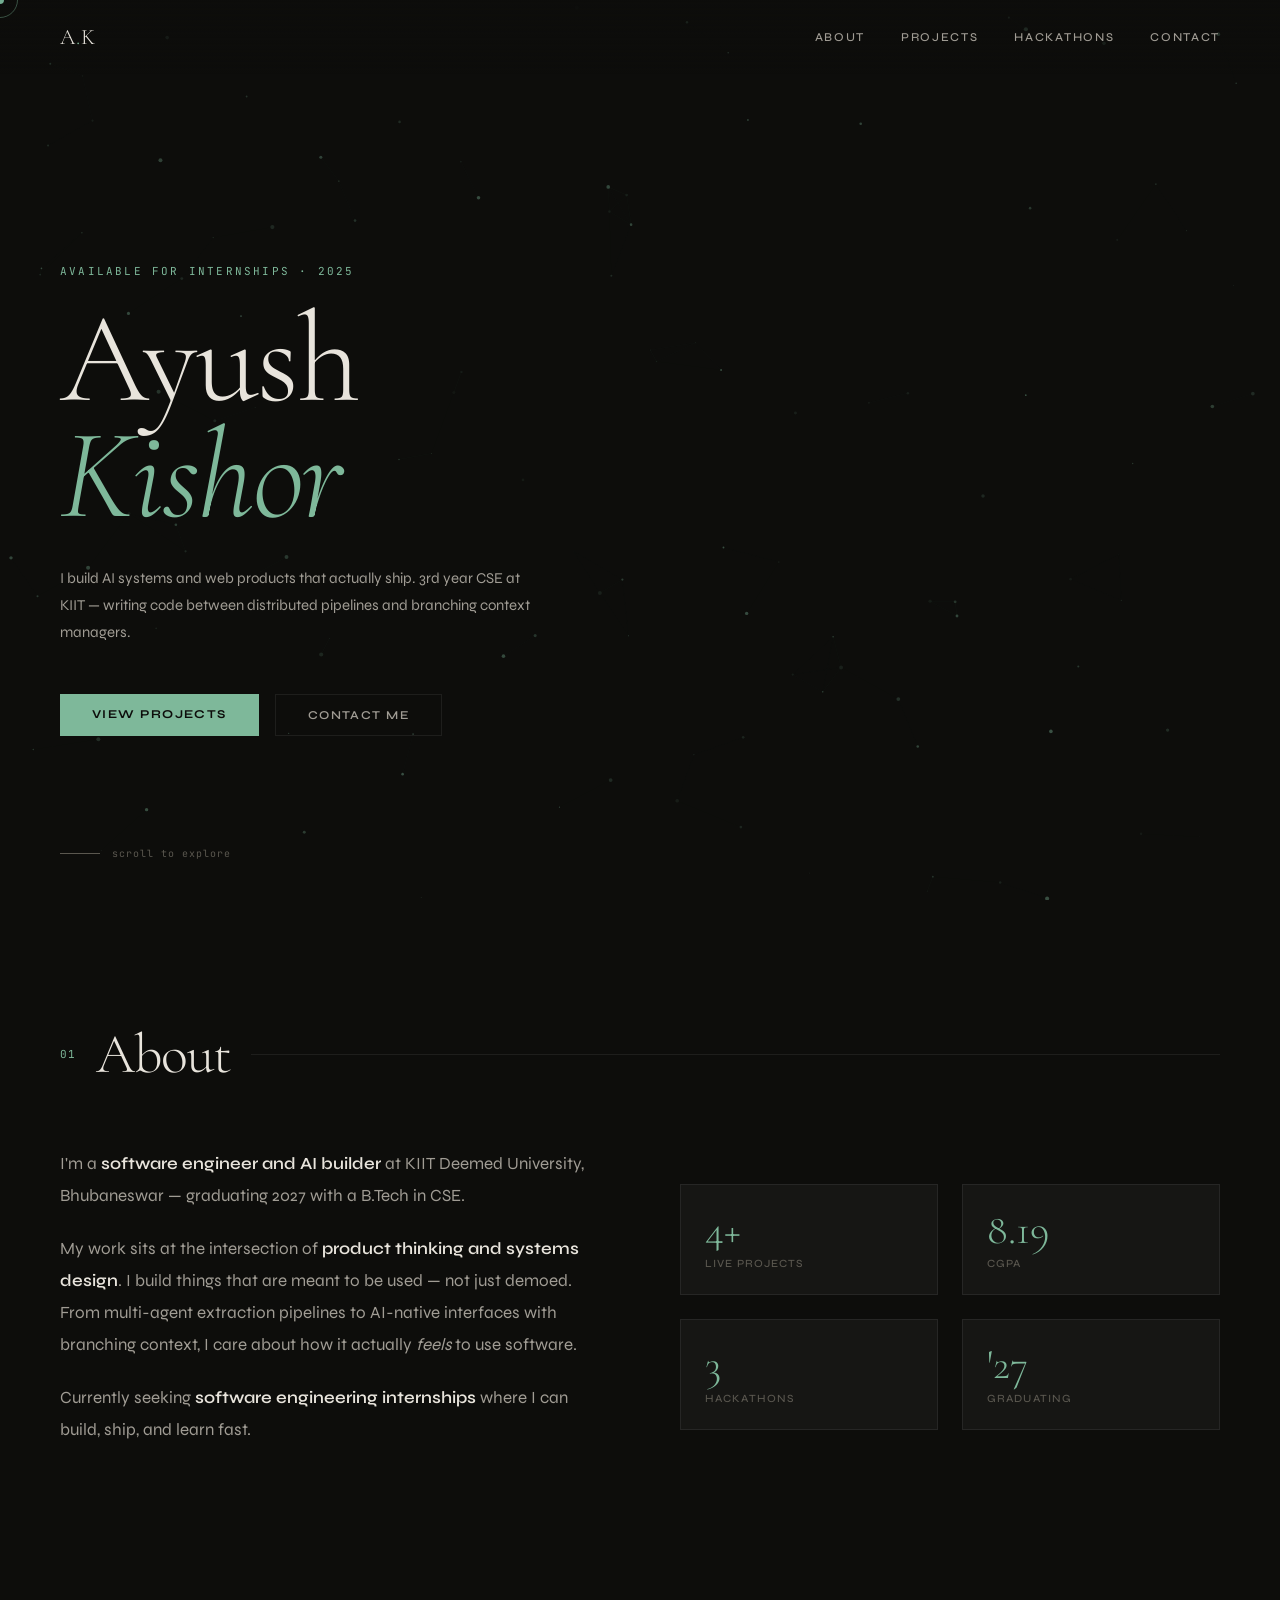
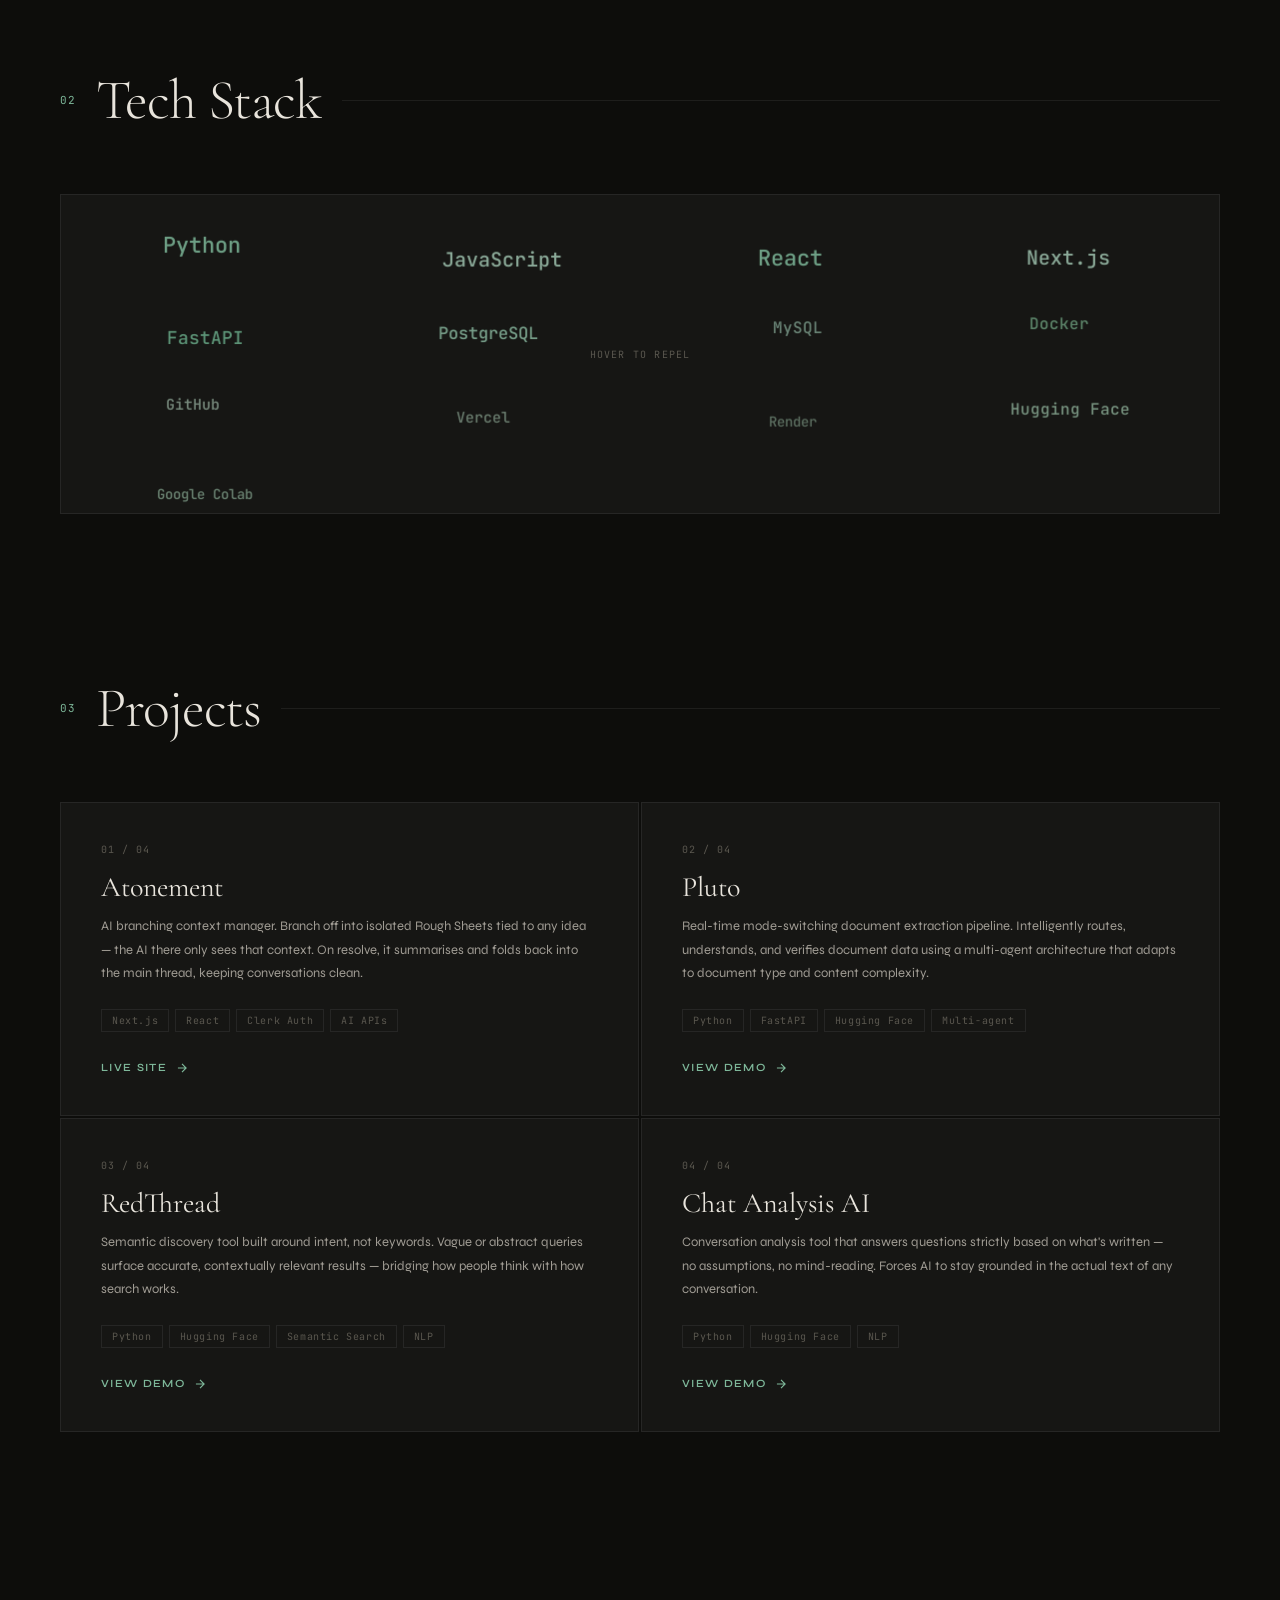
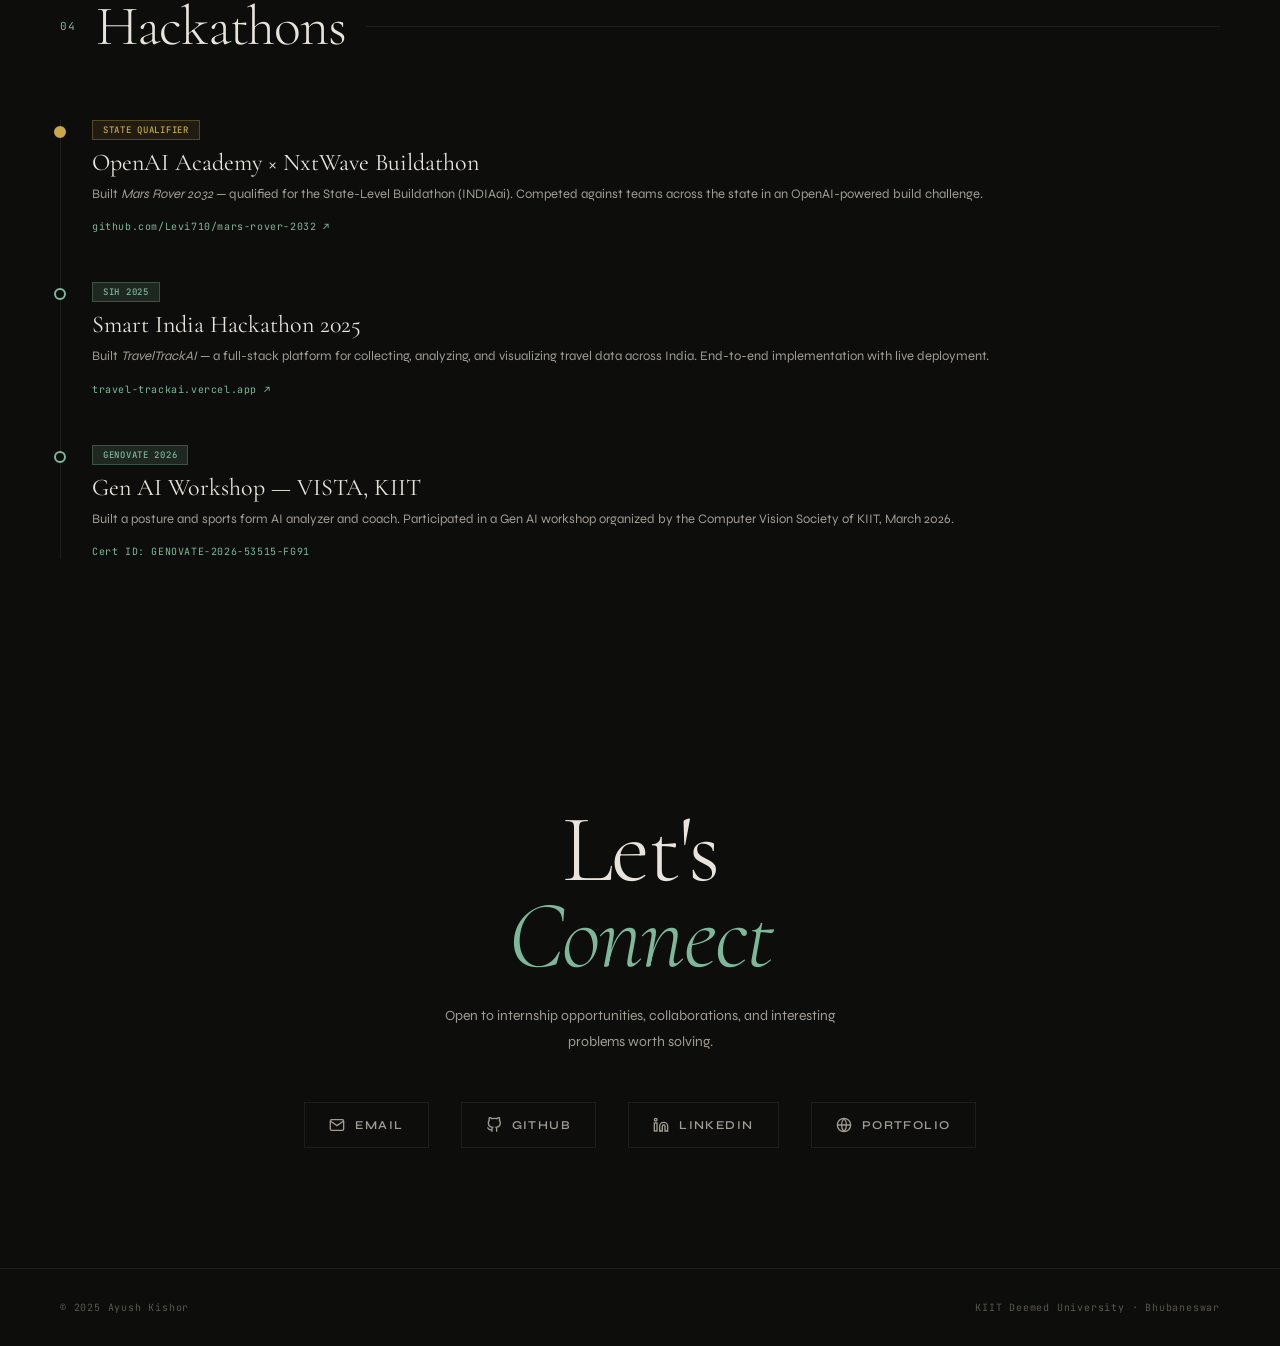
<file: index.html>
<!DOCTYPE html>
<html lang="en">
<head>
<meta charset="UTF-8"/>
<meta name="viewport" content="width=device-width, initial-scale=1.0"/>
<title>Ayush Kishor</title>
<link href="https://fonts.googleapis.com/css2?family=Cormorant+Garamond:ital,wght@0,300;0,400;0,600;1,300;1,400&family=Syne:wght@400;500;600;700;800&family=JetBrains+Mono:wght@300;400;500&display=swap" rel="stylesheet"/>
<link rel="stylesheet" href="style.css" />
</head>
<body>

<div id="cursor"></div>
<div id="cursor-ring"></div>
<canvas id="antigravity-canvas"></canvas>

<!-- NAV -->
<nav>
  <div class="nav-logo">A<span>.</span>K</div>
  <div class="nav-links">
    <a href="#about">About</a>
    <a href="#projects">Projects</a>
    <a href="#hackathons">Hackathons</a>
    <a href="#contact">Contact</a>
  </div>
</nav>

<!-- HERO -->
<section id="hero">
  <div class="hero-eyebrow">Available for internships · 2025</div>
  <h1 class="hero-name">Ayush<br><em>Kishor</em></h1>
  <p class="hero-sub">I build AI systems and web products that actually ship. 3rd year CSE at KIIT — writing code between distributed pipelines and branching context managers.</p>
  <div class="hero-ctas">
    <a href="#projects" class="btn-primary">View Projects</a>
    <a href="#contact" class="btn-secondary">Contact Me</a>
  </div>
  <div class="hero-scroll"><div class="scroll-line"></div>scroll to explore</div>
</section>

<!-- ABOUT -->
<section id="about">
  <div class="section-header reveal">
    <span class="section-number">01</span>
    <h2 class="section-title">About</h2>
    <div class="section-line"></div>
  </div>
  <div class="about-grid">
    <div class="about-text reveal">
      <p>I'm a <strong>software engineer and AI builder</strong> at KIIT Deemed University, Bhubaneswar — graduating 2027 with a B.Tech in CSE.</p>
      <p>My work sits at the intersection of <strong>product thinking and systems design</strong>. I build things that are meant to be used — not just demoed. From multi-agent extraction pipelines to AI-native interfaces with branching context, I care about how it actually <em>feels</em> to use software.</p>
      <p>Currently seeking <strong>software engineering internships</strong> where I can build, ship, and learn fast.</p>
    </div>
    <div class="about-stats reveal">
      <div class="stat"><div class="stat-number">4+</div><div class="stat-label">Live Projects</div></div>
      <div class="stat"><div class="stat-number">8.19</div><div class="stat-label">CGPA</div></div>
      <div class="stat"><div class="stat-number">3</div><div class="stat-label">Hackathons</div></div>
      <div class="stat"><div class="stat-number">'27</div><div class="stat-label">Graduating</div></div>
    </div>
  </div>
</section>

<!-- STACK -->
<section id="stack">
  <div class="section-header reveal">
    <span class="section-number">02</span>
    <h2 class="section-title">Tech Stack</h2>
    <div class="section-line"></div>
  </div>
  <div class="stack-container reveal">
    <canvas class="stack-canvas" id="stack-canvas"></canvas>
    <div class="stack-overlay"><span class="stack-hint">hover to repel</span></div>
  </div>
</section>

<!-- PROJECTS -->
<section id="projects">
  <div class="section-header reveal">
    <span class="section-number">03</span>
    <h2 class="section-title">Projects</h2>
    <div class="section-line"></div>
  </div>
  <div class="projects-grid">
    <div class="project-card reveal">
      <div class="project-index">01 / 04</div>
      <div class="project-name">Atonement</div>
      <p class="project-desc">AI branching context manager. Branch off into isolated Rough Sheets tied to any idea — the AI there only sees that context. On resolve, it summarises and folds back into the main thread, keeping conversations clean.</p>
      <div class="project-tags"><span class="tag">Next.js</span><span class="tag">React</span><span class="tag">Clerk Auth</span><span class="tag">AI APIs</span></div>
      <a href="https://atonement.in" target="_blank" class="project-link">Live Site <svg viewBox="0 0 24 24" fill="none" stroke="currentColor" stroke-width="2"><path d="M5 12h14M12 5l7 7-7 7"/></svg></a>
    </div>
    <div class="project-card reveal">
      <div class="project-index">02 / 04</div>
      <div class="project-name">Pluto</div>
      <p class="project-desc">Real-time mode-switching document extraction pipeline. Intelligently routes, understands, and verifies document data using a multi-agent architecture that adapts to document type and content complexity.</p>
      <div class="project-tags"><span class="tag">Python</span><span class="tag">FastAPI</span><span class="tag">Hugging Face</span><span class="tag">Multi-agent</span></div>
      <a href="https://huggingface.co/spaces/ayushKishor/mini-project-3rd_yr" target="_blank" class="project-link">View Demo <svg viewBox="0 0 24 24" fill="none" stroke="currentColor" stroke-width="2"><path d="M5 12h14M12 5l7 7-7 7"/></svg></a>
    </div>
    <div class="project-card reveal">
      <div class="project-index">03 / 04</div>
      <div class="project-name">RedThread</div>
      <p class="project-desc">Semantic discovery tool built around intent, not keywords. Vague or abstract queries surface accurate, contextually relevant results — bridging how people think with how search works.</p>
      <div class="project-tags"><span class="tag">Python</span><span class="tag">Hugging Face</span><span class="tag">Semantic Search</span><span class="tag">NLP</span></div>
      <a href="https://huggingface.co/spaces/ayushKishor/redThread" target="_blank" class="project-link">View Demo <svg viewBox="0 0 24 24" fill="none" stroke="currentColor" stroke-width="2"><path d="M5 12h14M12 5l7 7-7 7"/></svg></a>
    </div>
    <div class="project-card reveal">
      <div class="project-index">04 / 04</div>
      <div class="project-name">Chat Analysis AI</div>
      <p class="project-desc">Conversation analysis tool that answers questions strictly based on what's written — no assumptions, no mind-reading. Forces AI to stay grounded in the actual text of any conversation.</p>
      <div class="project-tags"><span class="tag">Python</span><span class="tag">Hugging Face</span><span class="tag">NLP</span></div>
      <a href="https://huggingface.co/spaces/ayushKishor/chat-analysis-ai" target="_blank" class="project-link">View Demo <svg viewBox="0 0 24 24" fill="none" stroke="currentColor" stroke-width="2"><path d="M5 12h14M12 5l7 7-7 7"/></svg></a>
    </div>
  </div>
</section>

<!-- HACKATHONS -->
<section id="hackathons">
  <div class="section-header reveal">
    <span class="section-number">04</span>
    <h2 class="section-title">Hackathons</h2>
    <div class="section-line"></div>
  </div>
  <div class="hack-timeline">
    <div class="hack-item">
      <div class="hack-dot gold"></div>
      <div class="hack-meta"><span class="hack-badge qualifier">State Qualifier</span></div>
      <div class="hack-name">OpenAI Academy × NxtWave Buildathon</div>
      <p class="hack-desc">Built <em>Mars Rover 2032</em> — qualified for the State-Level Buildathon (INDIAai). Competed against teams across the state in an OpenAI-powered build challenge.</p>
      <a href="https://github.com/Levi710/mars-rover-2032" target="_blank" class="hack-link">github.com/Levi710/mars-rover-2032 ↗</a>
    </div>
    <div class="hack-item">
      <div class="hack-dot"></div>
      <div class="hack-meta"><span class="hack-badge participant">SIH 2025</span></div>
      <div class="hack-name">Smart India Hackathon 2025</div>
      <p class="hack-desc">Built <em>TravelTrackAI</em> — a full-stack platform for collecting, analyzing, and visualizing travel data across India. End-to-end implementation with live deployment.</p>
      <a href="https://travel-trackai.vercel.app/welcome" target="_blank" class="hack-link">travel-trackai.vercel.app ↗</a>
    </div>
    <div class="hack-item">
      <div class="hack-dot"></div>
      <div class="hack-meta"><span class="hack-badge participant">GENOVATE 2026</span></div>
      <div class="hack-name">Gen AI Workshop — VISTA, KIIT</div>
      <p class="hack-desc">Built a posture and sports form AI analyzer and coach. Participated in a Gen AI workshop organized by the Computer Vision Society of KIIT, March 2026.</p>
      <a href="#" class="hack-link">Cert ID: GENOVATE-2026-53515-FG91</a>
    </div>
  </div>
</section>

<!-- CONTACT -->
<section id="contact">
  <h2 class="contact-heading reveal">Let's<br><em>Connect</em></h2>
  <p class="contact-sub reveal">Open to internship opportunities, collaborations, and interesting problems worth solving.</p>
  <div class="contact-links reveal">
    <a href="mailto:ayushkishor111@gmail.com" class="contact-link">
      <svg viewBox="0 0 24 24" fill="none" stroke="currentColor" stroke-width="2"><path d="M4 4h16c1.1 0 2 .9 2 2v12c0 1.1-.9 2-2 2H4c-1.1 0-2-.9-2-2V6c0-1.1.9-2 2-2z"/><polyline points="22,6 12,13 2,6"/></svg>
      Email
    </a>
    <a href="https://github.com/Levi710" target="_blank" class="contact-link">
      <svg viewBox="0 0 24 24" fill="none" stroke="currentColor" stroke-width="2"><path d="M9 19c-5 1.5-5-2.5-7-3m14 6v-3.87a3.37 3.37 0 00-.94-2.61c3.14-.35 6.44-1.54 6.44-7A5.44 5.44 0 0020 4.77 5.07 5.07 0 0019.91 1S18.73.65 16 2.48a13.38 13.38 0 00-7 0C6.27.65 5.09 1 5.09 1A5.07 5.07 0 005 4.77a5.44 5.44 0 00-1.5 3.78c0 5.42 3.3 6.61 6.44 7A3.37 3.37 0 009 18.13V22"/></svg>
      GitHub
    </a>
    <a href="https://www.linkedin.com/in/ayush-kishor-b3b5312a6/" target="_blank" class="contact-link">
      <svg viewBox="0 0 24 24" fill="none" stroke="currentColor" stroke-width="2"><path d="M16 8a6 6 0 016 6v7h-4v-7a2 2 0 00-2-2 2 2 0 00-2 2v7h-4v-7a6 6 0 016-6z"/><rect x="2" y="9" width="4" height="12"/><circle cx="4" cy="4" r="2"/></svg>
      LinkedIn
    </a>
    <a href="https://atonement.in" target="_blank" class="contact-link">
      <svg viewBox="0 0 24 24" fill="none" stroke="currentColor" stroke-width="2"><circle cx="12" cy="12" r="10"/><path d="M2 12h20M12 2a15.3 15.3 0 010 20M12 2a15.3 15.3 0 000 20"/></svg>
      Portfolio
    </a>
  </div>
</section>

<footer>
  <p>© 2025 Ayush Kishor</p>
  <p>KIIT Deemed University · Bhubaneswar</p>
</footer>

<script src="script.js"></script>
</body>
</html>
</file>
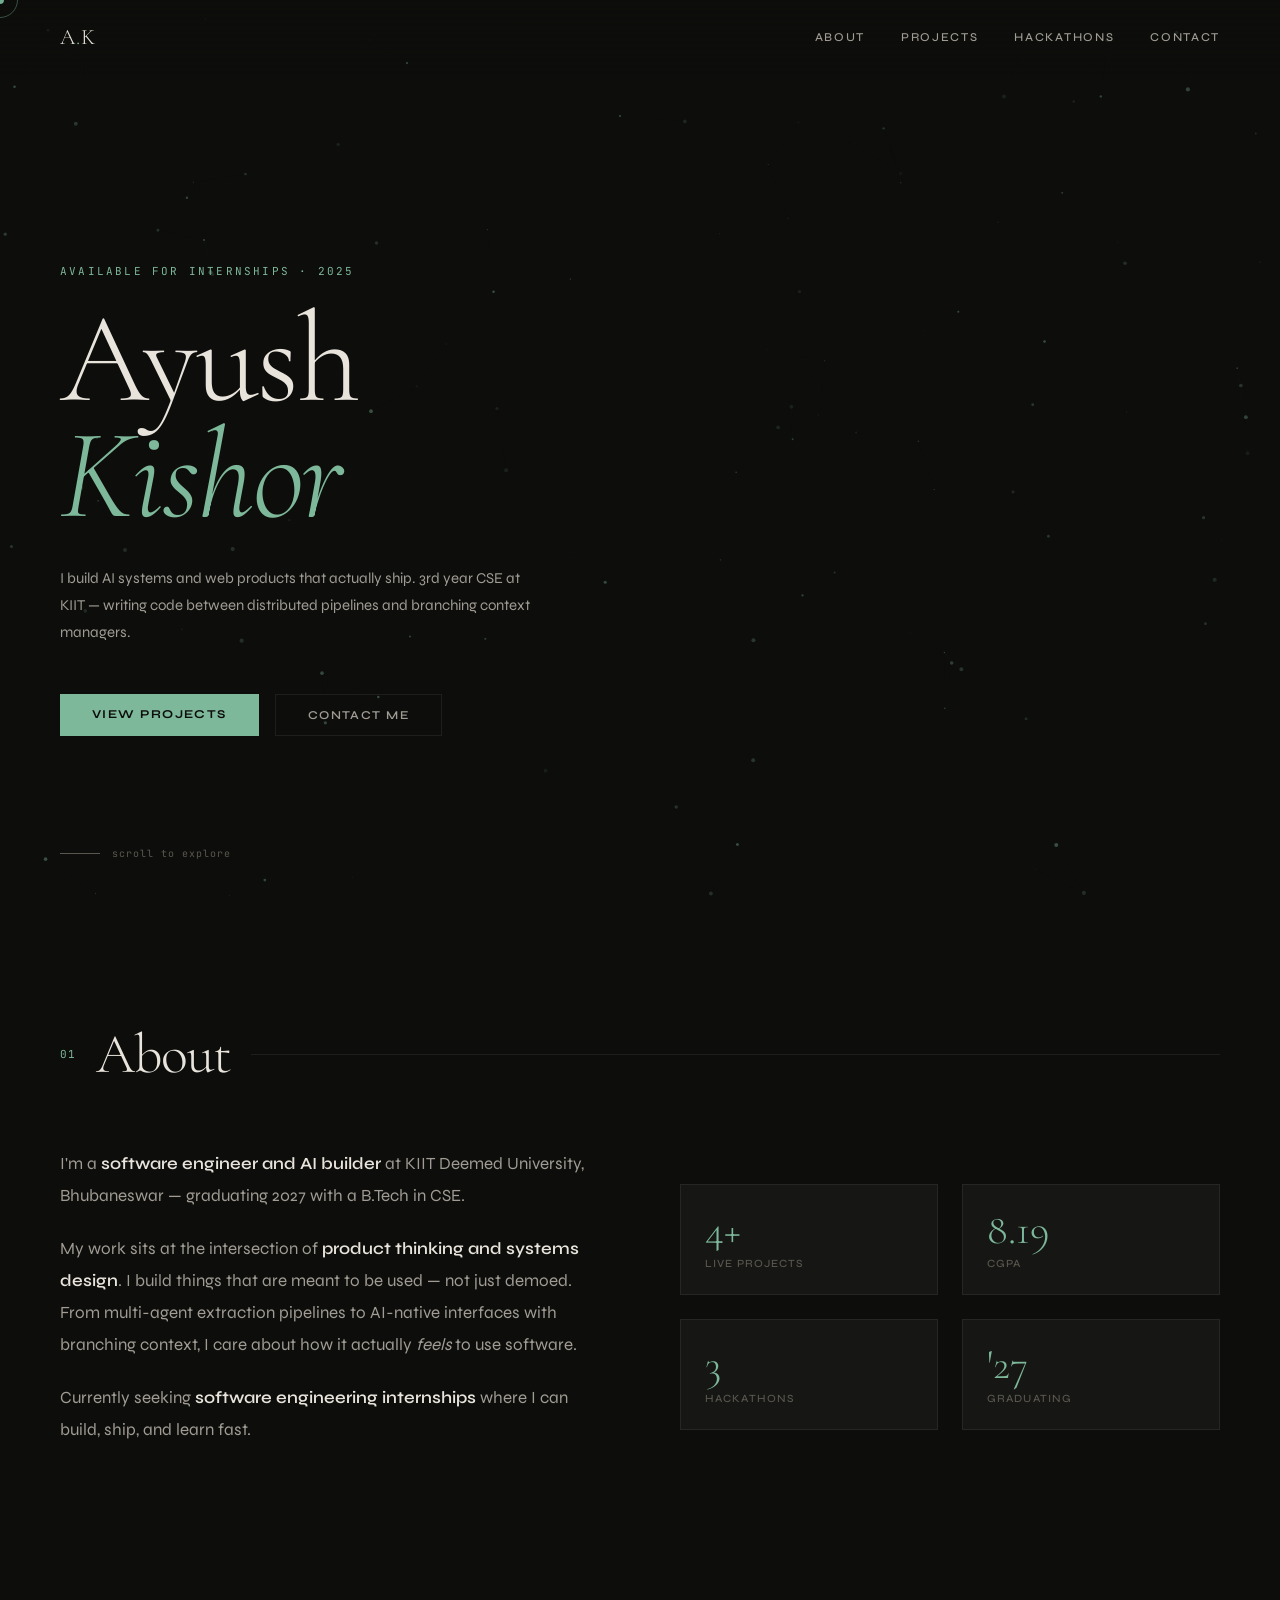
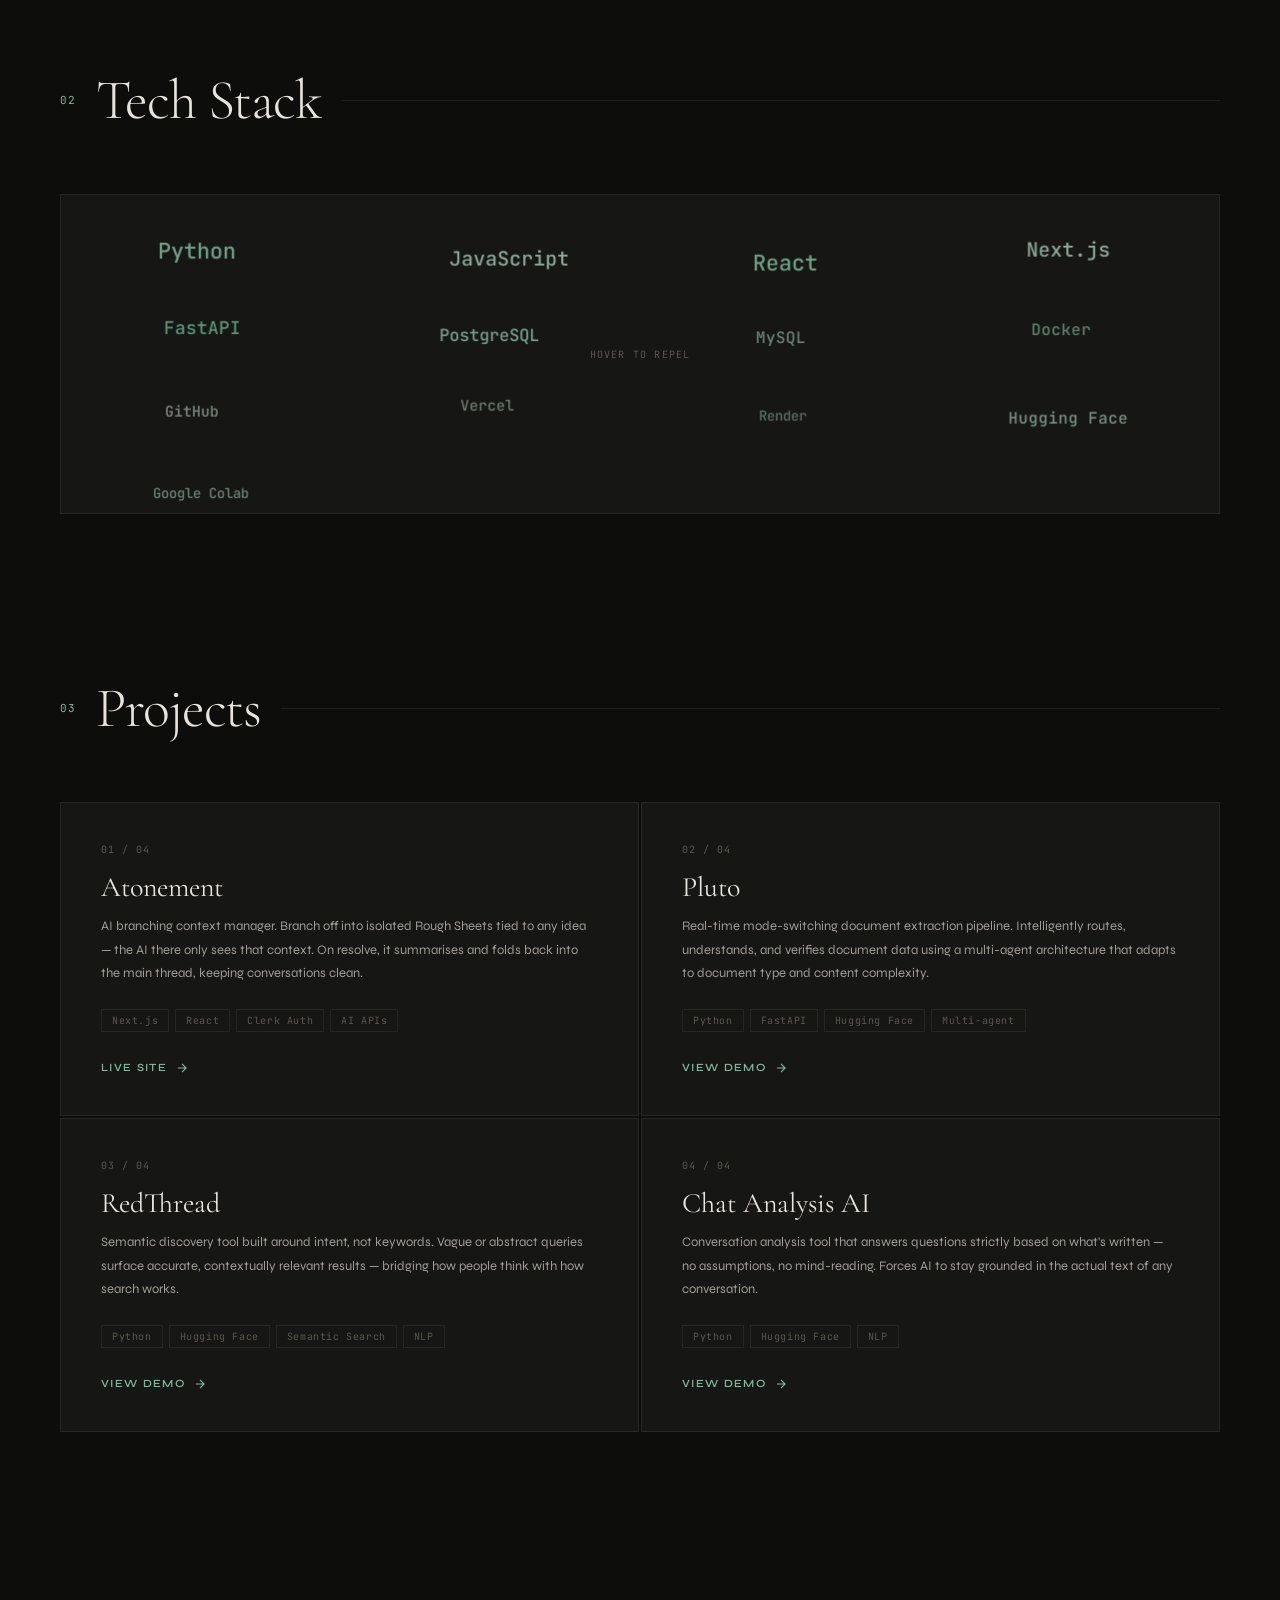
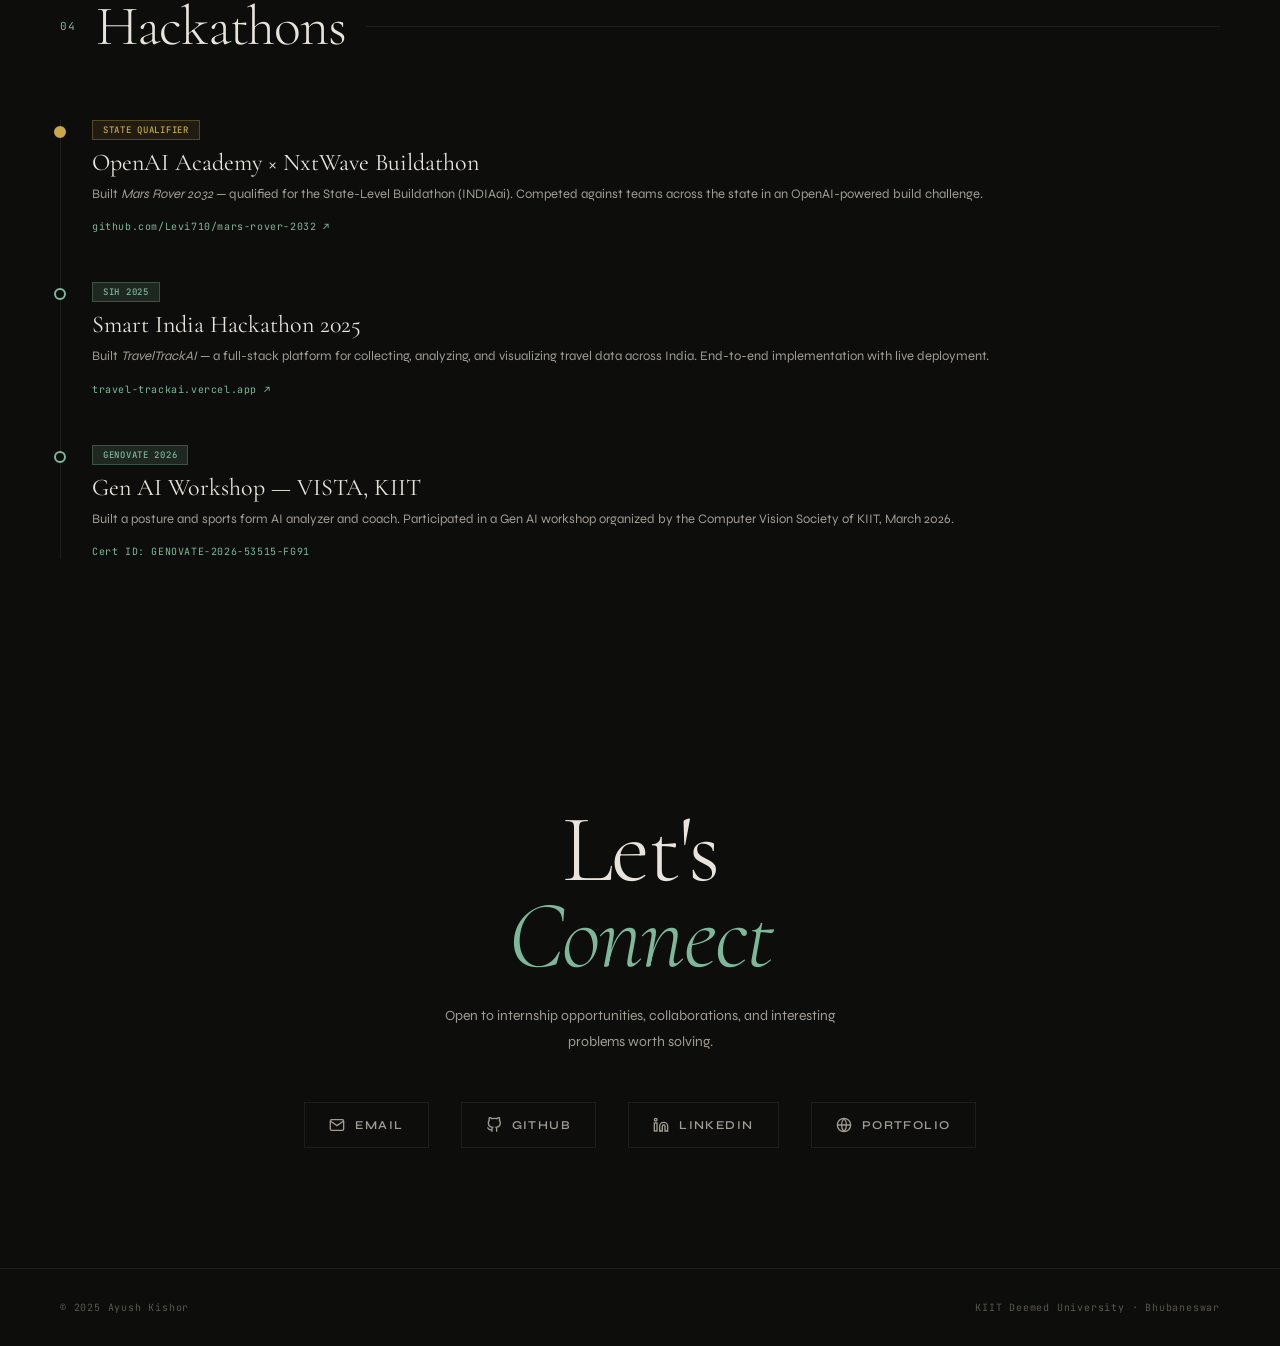
<file: portfolio_reference.html>
<!DOCTYPE html>
<html lang="en">
<head>
<meta charset="UTF-8"/>
<meta name="viewport" content="width=device-width, initial-scale=1.0"/>
<title>Ayush Kishor</title>
<link href="https://fonts.googleapis.com/css2?family=Cormorant+Garamond:ital,wght@0,300;0,400;0,600;1,300;1,400&family=Syne:wght@400;500;600;700;800&family=JetBrains+Mono:wght@300;400;500&display=swap" rel="stylesheet"/>
<style>
*{margin:0;padding:0;box-sizing:border-box;}
:root{
  --bg:#0d0d0b;
  --bg2:#111110;
  --surface:#161614;
  --surface2:#1c1c19;
  --ink:#e8e4dc;
  --ink2:#a09c94;
  --ink3:#5a574f;
  --accent:#7eb89a;
  --accent2:#4a8a6a;
  --accent-glow:rgba(126,184,154,0.15);
  --rule:rgba(255,255,255,0.07);
}
html{scroll-behavior:smooth;}
body{background:var(--bg);color:var(--ink);font-family:'Syne',sans-serif;overflow-x:hidden;cursor:none;}

/* CURSOR */
#cursor{position:fixed;width:8px;height:8px;background:var(--accent);border-radius:50%;pointer-events:none;z-index:9999;transform:translate(-50%,-50%);transition:transform 0.1s,width 0.3s,height 0.3s,background 0.3s;mix-blend-mode:difference;}
#cursor-ring{position:fixed;width:36px;height:36px;border:1px solid rgba(126,184,154,0.4);border-radius:50%;pointer-events:none;z-index:9998;transform:translate(-50%,-50%);transition:transform 0.12s ease-out,width 0.3s,height 0.3s,opacity 0.3s;}
body:hover #cursor{opacity:1;}

/* CANVAS */
#antigravity-canvas{position:fixed;top:0;left:0;width:100%;height:100%;z-index:0;pointer-events:none;}

/* NAV */
nav{position:fixed;top:0;left:0;right:0;z-index:100;padding:24px 60px;display:flex;justify-content:space-between;align-items:center;background:linear-gradient(to bottom,rgba(13,13,11,0.95),transparent);}
.nav-logo{font-family:'Cormorant Garamond',serif;font-size:22px;font-weight:300;letter-spacing:0.05em;color:var(--ink);}
.nav-logo span{color:var(--accent);}
.nav-links{display:flex;gap:36px;}
.nav-links a{font-size:12px;font-weight:500;letter-spacing:0.14em;text-transform:uppercase;color:var(--ink2);text-decoration:none;transition:color 0.3s;}
.nav-links a:hover{color:var(--accent);}

/* SECTIONS */
section{position:relative;z-index:1;}

/* HERO */
#hero{min-height:100vh;display:flex;flex-direction:column;justify-content:center;padding:0 60px;padding-top:100px;}
.hero-eyebrow{font-family:'JetBrains Mono',monospace;font-size:11px;font-weight:400;letter-spacing:0.2em;color:var(--accent);text-transform:uppercase;margin-bottom:24px;opacity:0;animation:fadeUp 0.8s 0.2s forwards;}
.hero-name{font-family:'Cormorant Garamond',serif;font-size:clamp(64px,10vw,128px);font-weight:300;line-height:0.9;letter-spacing:-0.02em;color:var(--ink);margin-bottom:32px;opacity:0;animation:fadeUp 0.8s 0.4s forwards;}
.hero-name em{font-style:italic;color:var(--accent);}
.hero-sub{max-width:480px;font-size:15px;font-weight:400;line-height:1.8;color:var(--ink2);margin-bottom:48px;opacity:0;animation:fadeUp 0.8s 0.6s forwards;}
.hero-ctas{display:flex;gap:16px;opacity:0;animation:fadeUp 0.8s 0.8s forwards;}
.btn-primary{padding:13px 32px;background:var(--accent);color:#0d0d0b;font-family:'Syne',sans-serif;font-size:12px;font-weight:700;letter-spacing:0.12em;text-transform:uppercase;text-decoration:none;transition:all 0.3s;border:none;cursor:none;}
.btn-primary:hover{background:var(--ink);transform:translateY(-2px);}
.btn-secondary{padding:13px 32px;border:1px solid var(--rule);color:var(--ink2);font-family:'Syne',sans-serif;font-size:12px;font-weight:600;letter-spacing:0.12em;text-transform:uppercase;text-decoration:none;transition:all 0.3s;cursor:none;}
.btn-secondary:hover{border-color:var(--accent);color:var(--accent);transform:translateY(-2px);}
.hero-scroll{position:absolute;bottom:40px;left:60px;display:flex;align-items:center;gap:12px;font-family:'JetBrains Mono',monospace;font-size:10px;color:var(--ink3);letter-spacing:0.1em;opacity:0;animation:fadeUp 0.8s 1.2s forwards;}
.scroll-line{width:40px;height:1px;background:var(--ink3);}

/* ABOUT */
#about{padding:120px 60px;}
.section-header{display:flex;align-items:center;gap:20px;margin-bottom:60px;}
.section-number{font-family:'JetBrains Mono',monospace;font-size:11px;color:var(--accent);letter-spacing:0.1em;}
.section-title{font-family:'Cormorant Garamond',serif;font-size:clamp(36px,5vw,56px);font-weight:300;color:var(--ink);letter-spacing:-0.02em;}
.section-line{flex:1;height:1px;background:var(--rule);}
.about-grid{display:grid;grid-template-columns:1fr 1fr;gap:80px;align-items:center;}
.about-text p{font-size:17px;font-weight:300;line-height:1.9;color:var(--ink2);margin-bottom:20px;}
.about-text p strong{color:var(--ink);font-weight:600;}
.about-stats{display:grid;grid-template-columns:1fr 1fr;gap:24px;}
.stat{padding:24px;border:1px solid var(--rule);background:var(--surface);}
.stat-number{font-family:'Cormorant Garamond',serif;font-size:42px;font-weight:300;color:var(--accent);line-height:1;}
.stat-label{font-size:11px;font-weight:500;letter-spacing:0.1em;color:var(--ink3);text-transform:uppercase;margin-top:6px;}

/* STACK */
#stack{padding:80px 60px;}
.stack-container{position:relative;height:320px;overflow:hidden;border:1px solid var(--rule);background:var(--surface);}
.stack-canvas{position:absolute;top:0;left:0;width:100%;height:100%;}
.stack-overlay{position:absolute;top:0;left:0;right:0;bottom:0;display:flex;align-items:center;justify-content:center;pointer-events:none;}
.stack-hint{font-family:'JetBrains Mono',monospace;font-size:10px;color:var(--ink3);letter-spacing:0.12em;text-transform:uppercase;}

/* PROJECTS */
#projects{padding:80px 60px;}
.projects-grid{display:grid;grid-template-columns:1fr 1fr;gap:2px;}
.project-card{background:var(--surface);padding:40px;border:1px solid var(--rule);transition:all 0.4s;position:relative;overflow:hidden;}
.project-card::before{content:'';position:absolute;top:0;left:0;right:0;height:2px;background:var(--accent);transform:scaleX(0);transform-origin:left;transition:transform 0.4s;}
.project-card:hover{background:var(--surface2);transform:translateY(-4px);box-shadow:0 20px 60px rgba(0,0,0,0.4);}
.project-card:hover::before{transform:scaleX(1);}
.project-index{font-family:'JetBrains Mono',monospace;font-size:10px;color:var(--ink3);letter-spacing:0.1em;margin-bottom:16px;}
.project-name{font-family:'Cormorant Garamond',serif;font-size:28px;font-weight:400;color:var(--ink);margin-bottom:12px;line-height:1.1;}
.project-desc{font-size:13px;font-weight:400;line-height:1.8;color:var(--ink2);margin-bottom:24px;}
.project-tags{display:flex;flex-wrap:wrap;gap:6px;margin-bottom:24px;}
.tag{font-family:'JetBrains Mono',monospace;font-size:10px;padding:4px 10px;border:1px solid var(--rule);color:var(--ink3);letter-spacing:0.06em;}
.project-link{display:inline-flex;align-items:center;gap:8px;font-size:11px;font-weight:600;letter-spacing:0.12em;text-transform:uppercase;color:var(--accent);text-decoration:none;transition:gap 0.3s;}
.project-link:hover{gap:14px;}
.project-link svg{width:14px;height:14px;}

/* HACKATHONS */
#hackathons{padding:80px 60px;}
.hack-timeline{position:relative;padding-left:32px;}
.hack-timeline::before{content:'';position:absolute;left:0;top:0;bottom:0;width:1px;background:var(--rule);}
.hack-item{position:relative;margin-bottom:48px;opacity:0;transform:translateX(-20px);transition:all 0.6s;}
.hack-item.visible{opacity:1;transform:translateX(0);}
.hack-dot{position:absolute;left:-38px;top:6px;width:12px;height:12px;border:2px solid var(--accent);background:var(--bg);border-radius:50%;}
.hack-dot.gold{border-color:#c9a84c;background:#c9a84c;}
.hack-meta{display:flex;align-items:center;gap:12px;margin-bottom:8px;}
.hack-badge{font-family:'JetBrains Mono',monospace;font-size:9px;padding:3px 10px;letter-spacing:0.08em;text-transform:uppercase;font-weight:500;}
.hack-badge.qualifier{background:rgba(201,168,76,0.1);color:#c9a84c;border:1px solid rgba(201,168,76,0.3);}
.hack-badge.participant{background:var(--accent-glow);color:var(--accent);border:1px solid rgba(126,184,154,0.3);}
.hack-name{font-family:'Cormorant Garamond',serif;font-size:24px;font-weight:400;color:var(--ink);margin-bottom:6px;}
.hack-desc{font-size:13px;color:var(--ink2);line-height:1.7;margin-bottom:10px;}
.hack-link{font-family:'JetBrains Mono',monospace;font-size:10px;color:var(--accent);text-decoration:none;letter-spacing:0.06em;}
.hack-link:hover{text-decoration:underline;}

/* CONTACT */
#contact{padding:120px 60px;text-align:center;}
.contact-heading{font-family:'Cormorant Garamond',serif;font-size:clamp(48px,8vw,96px);font-weight:300;color:var(--ink);line-height:0.9;letter-spacing:-0.02em;margin-bottom:24px;}
.contact-heading em{font-style:italic;color:var(--accent);}
.contact-sub{font-size:14px;color:var(--ink2);margin-bottom:48px;max-width:400px;margin-left:auto;margin-right:auto;line-height:1.8;}
.contact-links{display:flex;justify-content:center;gap:32px;flex-wrap:wrap;}
.contact-link{display:flex;align-items:center;gap:10px;font-size:12px;font-weight:600;letter-spacing:0.12em;text-transform:uppercase;color:var(--ink2);text-decoration:none;padding:14px 24px;border:1px solid var(--rule);transition:all 0.3s;}
.contact-link:hover{color:var(--accent);border-color:var(--accent);transform:translateY(-2px);}
.contact-link svg{width:16px;height:16px;}

footer{padding:32px 60px;border-top:1px solid var(--rule);display:flex;justify-content:space-between;align-items:center;}
footer p{font-family:'JetBrains Mono',monospace;font-size:10px;color:var(--ink3);letter-spacing:0.08em;}

/* SCROLL REVEAL */
.reveal{opacity:0;transform:translateY(30px);transition:opacity 0.7s ease,transform 0.7s ease;}
.reveal.visible{opacity:1;transform:translateY(0);}

@keyframes fadeUp{from{opacity:0;transform:translateY(24px);}to{opacity:1;transform:translateY(0);}}

/* MOBILE */
@media(max-width:768px){
  nav{padding:20px 24px;}
  .nav-links{display:none;}
  #hero,#about,#stack,#projects,#hackathons,#contact{padding-left:24px;padding-right:24px;}
  .about-grid{grid-template-columns:1fr;}
  .projects-grid{grid-template-columns:1fr;}
  footer{flex-direction:column;gap:8px;text-align:center;}
}
</style>
</head>
<body>

<div id="cursor"></div>
<div id="cursor-ring"></div>
<canvas id="antigravity-canvas"></canvas>

<!-- NAV -->
<nav>
  <div class="nav-logo">A<span>.</span>K</div>
  <div class="nav-links">
    <a href="#about">About</a>
    <a href="#projects">Projects</a>
    <a href="#hackathons">Hackathons</a>
    <a href="#contact">Contact</a>
  </div>
</nav>

<!-- HERO -->
<section id="hero">
  <div class="hero-eyebrow">Available for internships · 2025</div>
  <h1 class="hero-name">Ayush<br><em>Kishor</em></h1>
  <p class="hero-sub">I build AI systems and web products that actually ship. 3rd year CSE at KIIT — writing code between distributed pipelines and branching context managers.</p>
  <div class="hero-ctas">
    <a href="#projects" class="btn-primary">View Projects</a>
    <a href="#contact" class="btn-secondary">Contact Me</a>
  </div>
  <div class="hero-scroll"><div class="scroll-line"></div>scroll to explore</div>
</section>

<!-- ABOUT -->
<section id="about">
  <div class="section-header reveal">
    <span class="section-number">01</span>
    <h2 class="section-title">About</h2>
    <div class="section-line"></div>
  </div>
  <div class="about-grid">
    <div class="about-text reveal">
      <p>I'm a <strong>software engineer and AI builder</strong> at KIIT Deemed University, Bhubaneswar — graduating 2027 with a B.Tech in CSE.</p>
      <p>My work sits at the intersection of <strong>product thinking and systems design</strong>. I build things that are meant to be used — not just demoed. From multi-agent extraction pipelines to AI-native interfaces with branching context, I care about how it actually <em>feels</em> to use software.</p>
      <p>Currently seeking <strong>software engineering internships</strong> where I can build, ship, and learn fast.</p>
    </div>
    <div class="about-stats reveal">
      <div class="stat"><div class="stat-number">4+</div><div class="stat-label">Live Projects</div></div>
      <div class="stat"><div class="stat-number">8.19</div><div class="stat-label">CGPA</div></div>
      <div class="stat"><div class="stat-number">3</div><div class="stat-label">Hackathons</div></div>
      <div class="stat"><div class="stat-number">'27</div><div class="stat-label">Graduating</div></div>
    </div>
  </div>
</section>

<!-- STACK -->
<section id="stack">
  <div class="section-header reveal">
    <span class="section-number">02</span>
    <h2 class="section-title">Tech Stack</h2>
    <div class="section-line"></div>
  </div>
  <div class="stack-container reveal">
    <canvas class="stack-canvas" id="stack-canvas"></canvas>
    <div class="stack-overlay"><span class="stack-hint">hover to repel</span></div>
  </div>
</section>

<!-- PROJECTS -->
<section id="projects">
  <div class="section-header reveal">
    <span class="section-number">03</span>
    <h2 class="section-title">Projects</h2>
    <div class="section-line"></div>
  </div>
  <div class="projects-grid">
    <div class="project-card reveal">
      <div class="project-index">01 / 04</div>
      <div class="project-name">Atonement</div>
      <p class="project-desc">AI branching context manager. Branch off into isolated Rough Sheets tied to any idea — the AI there only sees that context. On resolve, it summarises and folds back into the main thread, keeping conversations clean.</p>
      <div class="project-tags"><span class="tag">Next.js</span><span class="tag">React</span><span class="tag">Clerk Auth</span><span class="tag">AI APIs</span></div>
      <a href="https://atonement.in" target="_blank" class="project-link">Live Site <svg viewBox="0 0 24 24" fill="none" stroke="currentColor" stroke-width="2"><path d="M5 12h14M12 5l7 7-7 7"/></svg></a>
    </div>
    <div class="project-card reveal">
      <div class="project-index">02 / 04</div>
      <div class="project-name">Pluto</div>
      <p class="project-desc">Real-time mode-switching document extraction pipeline. Intelligently routes, understands, and verifies document data using a multi-agent architecture that adapts to document type and content complexity.</p>
      <div class="project-tags"><span class="tag">Python</span><span class="tag">FastAPI</span><span class="tag">Hugging Face</span><span class="tag">Multi-agent</span></div>
      <a href="https://huggingface.co/spaces/ayushKishor/mini-project-3rd_yr" target="_blank" class="project-link">View Demo <svg viewBox="0 0 24 24" fill="none" stroke="currentColor" stroke-width="2"><path d="M5 12h14M12 5l7 7-7 7"/></svg></a>
    </div>
    <div class="project-card reveal">
      <div class="project-index">03 / 04</div>
      <div class="project-name">RedThread</div>
      <p class="project-desc">Semantic discovery tool built around intent, not keywords. Vague or abstract queries surface accurate, contextually relevant results — bridging how people think with how search works.</p>
      <div class="project-tags"><span class="tag">Python</span><span class="tag">Hugging Face</span><span class="tag">Semantic Search</span><span class="tag">NLP</span></div>
      <a href="https://huggingface.co/spaces/ayushKishor/redThread" target="_blank" class="project-link">View Demo <svg viewBox="0 0 24 24" fill="none" stroke="currentColor" stroke-width="2"><path d="M5 12h14M12 5l7 7-7 7"/></svg></a>
    </div>
    <div class="project-card reveal">
      <div class="project-index">04 / 04</div>
      <div class="project-name">Chat Analysis AI</div>
      <p class="project-desc">Conversation analysis tool that answers questions strictly based on what's written — no assumptions, no mind-reading. Forces AI to stay grounded in the actual text of any conversation.</p>
      <div class="project-tags"><span class="tag">Python</span><span class="tag">Hugging Face</span><span class="tag">NLP</span></div>
      <a href="https://huggingface.co/spaces/ayushKishor/chat-analysis-ai" target="_blank" class="project-link">View Demo <svg viewBox="0 0 24 24" fill="none" stroke="currentColor" stroke-width="2"><path d="M5 12h14M12 5l7 7-7 7"/></svg></a>
    </div>
  </div>
</section>

<!-- HACKATHONS -->
<section id="hackathons">
  <div class="section-header reveal">
    <span class="section-number">04</span>
    <h2 class="section-title">Hackathons</h2>
    <div class="section-line"></div>
  </div>
  <div class="hack-timeline">
    <div class="hack-item">
      <div class="hack-dot gold"></div>
      <div class="hack-meta"><span class="hack-badge qualifier">State Qualifier</span></div>
      <div class="hack-name">OpenAI Academy × NxtWave Buildathon</div>
      <p class="hack-desc">Built <em>Mars Rover 2032</em> — qualified for the State-Level Buildathon (INDIAai). Competed against teams across the state in an OpenAI-powered build challenge.</p>
      <a href="https://github.com/Levi710/mars-rover-2032" target="_blank" class="hack-link">github.com/Levi710/mars-rover-2032 ↗</a>
    </div>
    <div class="hack-item">
      <div class="hack-dot"></div>
      <div class="hack-meta"><span class="hack-badge participant">SIH 2025</span></div>
      <div class="hack-name">Smart India Hackathon 2025</div>
      <p class="hack-desc">Built <em>TravelTrackAI</em> — a full-stack platform for collecting, analyzing, and visualizing travel data across India. End-to-end implementation with live deployment.</p>
      <a href="https://travel-trackai.vercel.app/welcome" target="_blank" class="hack-link">travel-trackai.vercel.app ↗</a>
    </div>
    <div class="hack-item">
      <div class="hack-dot"></div>
      <div class="hack-meta"><span class="hack-badge participant">GENOVATE 2026</span></div>
      <div class="hack-name">Gen AI Workshop — VISTA, KIIT</div>
      <p class="hack-desc">Built a posture and sports form AI analyzer and coach. Participated in a Gen AI workshop organized by the Computer Vision Society of KIIT, March 2026.</p>
      <a href="#" class="hack-link">Cert ID: GENOVATE-2026-53515-FG91</a>
    </div>
  </div>
</section>

<!-- CONTACT -->
<section id="contact">
  <h2 class="contact-heading reveal">Let's<br><em>Connect</em></h2>
  <p class="contact-sub reveal">Open to internship opportunities, collaborations, and interesting problems worth solving.</p>
  <div class="contact-links reveal">
    <a href="mailto:ayushkishor111@gmail.com" class="contact-link">
      <svg viewBox="0 0 24 24" fill="none" stroke="currentColor" stroke-width="2"><path d="M4 4h16c1.1 0 2 .9 2 2v12c0 1.1-.9 2-2 2H4c-1.1 0-2-.9-2-2V6c0-1.1.9-2 2-2z"/><polyline points="22,6 12,13 2,6"/></svg>
      Email
    </a>
    <a href="https://github.com/Levi710" target="_blank" class="contact-link">
      <svg viewBox="0 0 24 24" fill="none" stroke="currentColor" stroke-width="2"><path d="M9 19c-5 1.5-5-2.5-7-3m14 6v-3.87a3.37 3.37 0 00-.94-2.61c3.14-.35 6.44-1.54 6.44-7A5.44 5.44 0 0020 4.77 5.07 5.07 0 0019.91 1S18.73.65 16 2.48a13.38 13.38 0 00-7 0C6.27.65 5.09 1 5.09 1A5.07 5.07 0 005 4.77a5.44 5.44 0 00-1.5 3.78c0 5.42 3.3 6.61 6.44 7A3.37 3.37 0 009 18.13V22"/></svg>
      GitHub
    </a>
    <a href="https://www.linkedin.com/in/ayush-kishor-b3b5312a6/" target="_blank" class="contact-link">
      <svg viewBox="0 0 24 24" fill="none" stroke="currentColor" stroke-width="2"><path d="M16 8a6 6 0 016 6v7h-4v-7a2 2 0 00-2-2 2 2 0 00-2 2v7h-4v-7a6 6 0 016-6z"/><rect x="2" y="9" width="4" height="12"/><circle cx="4" cy="4" r="2"/></svg>
      LinkedIn
    </a>
    <a href="https://atonement.in" target="_blank" class="contact-link">
      <svg viewBox="0 0 24 24" fill="none" stroke="currentColor" stroke-width="2"><circle cx="12" cy="12" r="10"/><path d="M2 12h20M12 2a15.3 15.3 0 010 20M12 2a15.3 15.3 0 000 20"/></svg>
      Portfolio
    </a>
  </div>
</section>

<footer>
  <p>© 2025 Ayush Kishor</p>
  <p>KIIT Deemed University · Bhubaneswar</p>
</footer>

<script>
// ─── CUSTOM CURSOR ───────────────────────────────────────
const cursor = document.getElementById('cursor');
const ring = document.getElementById('cursor-ring');
let mx=0,my=0,rx=0,ry=0;
document.addEventListener('mousemove',e=>{
  mx=e.clientX; my=e.clientY;
  cursor.style.left=mx+'px'; cursor.style.top=my+'px';
});
function animRing(){
  rx+=(mx-rx)*0.12; ry+=(my-ry)*0.12;
  ring.style.left=rx+'px'; ring.style.top=ry+'px';
  requestAnimationFrame(animRing);
}
animRing();
document.querySelectorAll('a,button,.project-card').forEach(el=>{
  el.addEventListener('mouseenter',()=>{cursor.style.transform='translate(-50%,-50%) scale(2.5)';ring.style.transform='translate(-50%,-50%) scale(1.5)';ring.style.opacity='0.3';});
  el.addEventListener('mouseleave',()=>{cursor.style.transform='translate(-50%,-50%) scale(1)';ring.style.transform='translate(-50%,-50%) scale(1)';ring.style.opacity='1';});
});

// ─── ANTIGRAVITY BACKGROUND CANVAS ───────────────────────
const bgCanvas = document.getElementById('antigravity-canvas');
const bgCtx = bgCanvas.getContext('2d');
let bgW, bgH;
function resizeBg(){bgW=bgCanvas.width=window.innerWidth;bgH=bgCanvas.height=window.innerHeight;}
resizeBg();
window.addEventListener('resize',resizeBg);

const NUM_PARTICLES = 120;
const REPEL_RADIUS = 160;
const REPEL_STRENGTH = 6;

class BGParticle {
  constructor(){this.reset(true);}
  reset(init=false){
    this.x=Math.random()*bgW;
    this.y=Math.random()*bgH;
    this.ox=this.x; this.oy=this.y;
    this.vx=0; this.vy=0;
    this.size=Math.random()*1.8+0.3;
    this.alpha=Math.random()*0.35+0.05;
    this.speed=Math.random()*0.3+0.1;
    this.angle=Math.random()*Math.PI*2;
  }
  update(mouseX,mouseY){
    // Drift
    this.angle+=0.003;
    this.ox+=Math.cos(this.angle)*this.speed*0.15;
    this.oy+=Math.sin(this.angle)*this.speed*0.15;
    if(this.ox<0)this.ox=bgW; if(this.ox>bgW)this.ox=0;
    if(this.oy<0)this.oy=bgH; if(this.oy>bgH)this.oy=0;

    // Antigravity repulsion
    const dx=this.x-mouseX, dy=this.y-mouseY;
    const dist=Math.sqrt(dx*dx+dy*dy);
    if(dist<REPEL_RADIUS&&dist>0){
      const force=(REPEL_RADIUS-dist)/REPEL_RADIUS;
      this.vx+=((dx/dist)*force*REPEL_STRENGTH);
      this.vy+=((dy/dist)*force*REPEL_STRENGTH);
    }
    // Return to origin
    this.vx+=(this.ox-this.x)*0.04;
    this.vy+=(this.oy-this.y)*0.04;
    // Damping
    this.vx*=0.82; this.vy*=0.82;
    this.x+=this.vx; this.y+=this.vy;
  }
  draw(ctx){
    ctx.beginPath();
    ctx.arc(this.x,this.y,this.size,0,Math.PI*2);
    ctx.fillStyle=`rgba(126,184,154,${this.alpha})`;
    ctx.fill();
  }
}

const bgParticles = Array.from({length:NUM_PARTICLES},()=>new BGParticle());
let bgMouseX=bgW/2, bgMouseY=bgH/2;
document.addEventListener('mousemove',e=>{bgMouseX=e.clientX;bgMouseY=e.clientY;});

function animBg(){
  bgCtx.clearRect(0,0,bgW,bgH);
  // Draw connections
  for(let i=0;i<bgParticles.length;i++){
    for(let j=i+1;j<bgParticles.length;j++){
      const p1=bgParticles[i],p2=bgParticles[j];
      const dx=p1.x-p2.x,dy=p1.y-p2.y;
      const d=Math.sqrt(dx*dx+dy*dy);
      if(d<90){
        bgCtx.beginPath();
        bgCtx.moveTo(p1.x,p1.y);
        bgCtx.lineTo(p2.x,p2.y);
        bgCtx.strokeStyle=`rgba(126,184,154,${0.06*(1-d/90)})`;
        bgCtx.lineWidth=0.5;
        bgCtx.stroke();
      }
    }
  }
  bgParticles.forEach(p=>{p.update(bgMouseX,bgMouseY);p.draw(bgCtx);});
  requestAnimationFrame(animBg);
}
animBg();

// ─── STACK CANVAS (antigravity word cloud) ────────────────
const sc = document.getElementById('stack-canvas');
const sctx = sc.getContext('2d');
const stackSection = document.getElementById('stack');

function resizeSC(){
  const rect=sc.parentElement.getBoundingClientRect();
  sc.width=rect.width; sc.height=rect.height;
}
resizeSC();
window.addEventListener('resize',resizeSC);

const stackItems = [
  {label:'Python',size:22,color:'#7eb89a'},
  {label:'JavaScript',size:20,color:'#a0c4b0'},
  {label:'React',size:22,color:'#7eb89a'},
  {label:'Next.js',size:20,color:'#a0c4b0'},
  {label:'FastAPI',size:18,color:'#6aab8a'},
  {label:'PostgreSQL',size:17,color:'#8ab8a0'},
  {label:'MySQL',size:16,color:'#7a9a8a'},
  {label:'Docker',size:16,color:'#6a9a7a'},
  {label:'GitHub',size:15,color:'#8aa090'},
  {label:'Vercel',size:15,color:'#7a9080'},
  {label:'Render',size:14,color:'#6a8070'},
  {label:'Hugging Face',size:16,color:'#8aaa94'},
  {label:'Google Colab',size:14,color:'#7a9884'},
];

class WordParticle {
  constructor(item, i, total){
    this.label = item.label;
    this.fontSize = item.size;
    this.color = item.color;
    this.vx=0; this.vy=0;
    this.place(i, total);
  }
  place(i, total){
    const cols = 4;
    const col = i % cols;
    const row = Math.floor(i / cols);
    const cw = sc.width/cols;
    const ch = sc.height / Math.ceil(total/cols);
    this.ox = cw*col + cw/2 + (Math.random()-0.5)*30;
    this.oy = ch*row + ch/2 + (Math.random()-0.5)*20 + 20;
    this.x = this.ox; this.y = this.oy;
  }
  update(mx, my){
    const rect = sc.getBoundingClientRect();
    const lx = mx - rect.left, ly = my - rect.top;
    const dx=this.x-lx, dy=this.y-ly;
    const dist=Math.sqrt(dx*dx+dy*dy);
    if(dist<100&&dist>0){
      const f=(100-dist)/100;
      this.vx+=(dx/dist)*f*9;
      this.vy+=(dy/dist)*f*9;
    }
    this.vx+=(this.ox-this.x)*0.06;
    this.vy+=(this.oy-this.y)*0.06;
    this.vx*=0.78; this.vy*=0.78;
    this.x+=this.vx; this.y+=this.vy;
  }
  draw(ctx){
    ctx.font=`500 ${this.fontSize}px 'JetBrains Mono', monospace`;
    ctx.fillStyle=this.color;
    ctx.globalAlpha=0.85;
    ctx.textAlign='center';
    ctx.textBaseline='middle';
    ctx.fillText(this.label, this.x, this.y);
    ctx.globalAlpha=1;
  }
}

let wordParticles = stackItems.map((item,i)=>new WordParticle(item,i,stackItems.length));
let sMX=9999,sMY=9999;
sc.addEventListener('mousemove',e=>{sMX=e.clientX;sMY=e.clientY;});
sc.addEventListener('mouseleave',()=>{sMX=9999;sMY=9999;});

function animStack(){
  sctx.clearRect(0,0,sc.width,sc.height);
  wordParticles.forEach(p=>{p.update(sMX,sMY);p.draw(sctx);});
  requestAnimationFrame(animStack);
}
animStack();

// ─── SCROLL REVEAL ────────────────────────────────────────
const reveals = document.querySelectorAll('.reveal');
const hackItems = document.querySelectorAll('.hack-item');
const io = new IntersectionObserver(entries=>{
  entries.forEach(e=>{if(e.isIntersecting){e.target.classList.add('visible');}});
},{threshold:0.15});
reveals.forEach(el=>io.observe(el));
hackItems.forEach(el=>io.observe(el));
</script>
</body>
</html>
</file>
<file: style.css>
*{margin:0;padding:0;box-sizing:border-box;}
:root{
  --bg:#0d0d0b;
  --bg2:#111110;
  --surface:#161614;
  --surface2:#1c1c19;
  --ink:#e8e4dc;
  --ink2:#a09c94;
  --ink3:#5a574f;
  --accent:#7eb89a;
  --accent2:#4a8a6a;
  --accent-glow:rgba(126,184,154,0.15);
  --rule:rgba(255,255,255,0.07);
}
html{scroll-behavior:smooth;}
body{background:var(--bg);color:var(--ink);font-family:'Syne',sans-serif;overflow-x:hidden;cursor:none;}

/* CURSOR */
#cursor{position:fixed;width:8px;height:8px;background:var(--accent);border-radius:50%;pointer-events:none;z-index:9999;transform:translate(-50%,-50%);transition:transform 0.1s,width 0.3s,height 0.3s,background 0.3s;mix-blend-mode:difference;}
#cursor-ring{position:fixed;width:36px;height:36px;border:1px solid rgba(126,184,154,0.4);border-radius:50%;pointer-events:none;z-index:9998;transform:translate(-50%,-50%);transition:transform 0.12s ease-out,width 0.3s,height 0.3s,opacity 0.3s;}
body:hover #cursor{opacity:1;}

/* CANVAS */
#antigravity-canvas{position:fixed;top:0;left:0;width:100%;height:100%;z-index:0;pointer-events:none;}

/* NAV */
nav{position:fixed;top:0;left:0;right:0;z-index:100;padding:24px 60px;display:flex;justify-content:space-between;align-items:center;background:linear-gradient(to bottom,rgba(13,13,11,0.95),transparent);}
.nav-logo{font-family:'Cormorant Garamond',serif;font-size:22px;font-weight:300;letter-spacing:0.05em;color:var(--ink);}
.nav-logo span{color:var(--accent);}
.nav-links{display:flex;gap:36px;}
.nav-links a{font-size:12px;font-weight:500;letter-spacing:0.14em;text-transform:uppercase;color:var(--ink2);text-decoration:none;transition:color 0.3s;}
.nav-links a:hover{color:var(--accent);}

/* SECTIONS */
section{position:relative;z-index:1;}

/* HERO */
#hero{min-height:100vh;display:flex;flex-direction:column;justify-content:center;padding:0 60px;padding-top:100px;}
.hero-eyebrow{font-family:'JetBrains Mono',monospace;font-size:11px;font-weight:400;letter-spacing:0.2em;color:var(--accent);text-transform:uppercase;margin-bottom:24px;opacity:0;animation:fadeUp 0.8s 0.2s forwards;}
.hero-name{font-family:'Cormorant Garamond',serif;font-size:clamp(64px,10vw,128px);font-weight:300;line-height:0.9;letter-spacing:-0.02em;color:var(--ink);margin-bottom:32px;opacity:0;animation:fadeUp 0.8s 0.4s forwards;}
.hero-name em{font-style:italic;color:var(--accent);}
.hero-sub{max-width:480px;font-size:15px;font-weight:400;line-height:1.8;color:var(--ink2);margin-bottom:48px;opacity:0;animation:fadeUp 0.8s 0.6s forwards;}
.hero-ctas{display:flex;gap:16px;opacity:0;animation:fadeUp 0.8s 0.8s forwards;}
.btn-primary{padding:13px 32px;background:var(--accent);color:#0d0d0b;font-family:'Syne',sans-serif;font-size:12px;font-weight:700;letter-spacing:0.12em;text-transform:uppercase;text-decoration:none;transition:all 0.3s;border:none;cursor:none;}
.btn-primary:hover{background:var(--ink);transform:translateY(-2px);}
.btn-secondary{padding:13px 32px;border:1px solid var(--rule);color:var(--ink2);font-family:'Syne',sans-serif;font-size:12px;font-weight:600;letter-spacing:0.12em;text-transform:uppercase;text-decoration:none;transition:all 0.3s;cursor:none;}
.btn-secondary:hover{border-color:var(--accent);color:var(--accent);transform:translateY(-2px);}
.hero-scroll{position:absolute;bottom:40px;left:60px;display:flex;align-items:center;gap:12px;font-family:'JetBrains Mono',monospace;font-size:10px;color:var(--ink3);letter-spacing:0.1em;opacity:0;animation:fadeUp 0.8s 1.2s forwards;}
.scroll-line{width:40px;height:1px;background:var(--ink3);}

/* ABOUT */
#about{padding:120px 60px;}
.section-header{display:flex;align-items:center;gap:20px;margin-bottom:60px;}
.section-number{font-family:'JetBrains Mono',monospace;font-size:11px;color:var(--accent);letter-spacing:0.1em;}
.section-title{font-family:'Cormorant Garamond',serif;font-size:clamp(36px,5vw,56px);font-weight:300;color:var(--ink);letter-spacing:-0.02em;}
.section-line{flex:1;height:1px;background:var(--rule);}
.about-grid{display:grid;grid-template-columns:1fr 1fr;gap:80px;align-items:center;}
.about-text p{font-size:17px;font-weight:300;line-height:1.9;color:var(--ink2);margin-bottom:20px;}
.about-text p strong{color:var(--ink);font-weight:600;}
.about-stats{display:grid;grid-template-columns:1fr 1fr;gap:24px;}
.stat{padding:24px;border:1px solid var(--rule);background:var(--surface);}
.stat-number{font-family:'Cormorant Garamond',serif;font-size:42px;font-weight:300;color:var(--accent);line-height:1;}
.stat-label{font-size:11px;font-weight:500;letter-spacing:0.1em;color:var(--ink3);text-transform:uppercase;margin-top:6px;}

/* STACK */
#stack{padding:80px 60px;}
.stack-container{position:relative;height:320px;overflow:hidden;border:1px solid var(--rule);background:var(--surface);}
.stack-canvas{position:absolute;top:0;left:0;width:100%;height:100%;}
.stack-overlay{position:absolute;top:0;left:0;right:0;bottom:0;display:flex;align-items:center;justify-content:center;pointer-events:none;}
.stack-hint{font-family:'JetBrains Mono',monospace;font-size:10px;color:var(--ink3);letter-spacing:0.12em;text-transform:uppercase;}

/* PROJECTS */
#projects{padding:80px 60px;}
.projects-grid{display:grid;grid-template-columns:1fr 1fr;gap:2px;}
.project-card{background:var(--surface);padding:40px;border:1px solid var(--rule);transition:all 0.4s;position:relative;overflow:hidden;}
.project-card::before{content:'';position:absolute;top:0;left:0;right:0;height:2px;background:var(--accent);transform:scaleX(0);transform-origin:left;transition:transform 0.4s;}
.project-card:hover{background:var(--surface2);transform:translateY(-4px);box-shadow:0 20px 60px rgba(0,0,0,0.4);}
.project-card:hover::before{transform:scaleX(1);}
.project-index{font-family:'JetBrains Mono',monospace;font-size:10px;color:var(--ink3);letter-spacing:0.1em;margin-bottom:16px;}
.project-name{font-family:'Cormorant Garamond',serif;font-size:28px;font-weight:400;color:var(--ink);margin-bottom:12px;line-height:1.1;}
.project-desc{font-size:13px;font-weight:400;line-height:1.8;color:var(--ink2);margin-bottom:24px;}
.project-tags{display:flex;flex-wrap:wrap;gap:6px;margin-bottom:24px;}
.tag{font-family:'JetBrains Mono',monospace;font-size:10px;padding:4px 10px;border:1px solid var(--rule);color:var(--ink3);letter-spacing:0.06em;}
.project-link{display:inline-flex;align-items:center;gap:8px;font-size:11px;font-weight:600;letter-spacing:0.12em;text-transform:uppercase;color:var(--accent);text-decoration:none;transition:gap 0.3s;}
.project-link:hover{gap:14px;}
.project-link svg{width:14px;height:14px;}

/* HACKATHONS */
#hackathons{padding:80px 60px;}
.hack-timeline{position:relative;padding-left:32px;}
.hack-timeline::before{content:'';position:absolute;left:0;top:0;bottom:0;width:1px;background:var(--rule);}
.hack-item{position:relative;margin-bottom:48px;opacity:0;transform:translateX(-20px);transition:all 0.6s;}
.hack-item.visible{opacity:1;transform:translateX(0);}
.hack-dot{position:absolute;left:-38px;top:6px;width:12px;height:12px;border:2px solid var(--accent);background:var(--bg);border-radius:50%;}
.hack-dot.gold{border-color:#c9a84c;background:#c9a84c;}
.hack-meta{display:flex;align-items:center;gap:12px;margin-bottom:8px;}
.hack-badge{font-family:'JetBrains Mono',monospace;font-size:9px;padding:3px 10px;letter-spacing:0.08em;text-transform:uppercase;font-weight:500;}
.hack-badge.qualifier{background:rgba(201,168,76,0.1);color:#c9a84c;border:1px solid rgba(201,168,76,0.3);}
.hack-badge.participant{background:var(--accent-glow);color:var(--accent);border:1px solid rgba(126,184,154,0.3);}
.hack-name{font-family:'Cormorant Garamond',serif;font-size:24px;font-weight:400;color:var(--ink);margin-bottom:6px;}
.hack-desc{font-size:13px;color:var(--ink2);line-height:1.7;margin-bottom:10px;}
.hack-link{font-family:'JetBrains Mono',monospace;font-size:10px;color:var(--accent);text-decoration:none;letter-spacing:0.06em;}
.hack-link:hover{text-decoration:underline;}

/* CONTACT */
#contact{padding:120px 60px;text-align:center;}
.contact-heading{font-family:'Cormorant Garamond',serif;font-size:clamp(48px,8vw,96px);font-weight:300;color:var(--ink);line-height:0.9;letter-spacing:-0.02em;margin-bottom:24px;}
.contact-heading em{font-style:italic;color:var(--accent);}
.contact-sub{font-size:14px;color:var(--ink2);margin-bottom:48px;max-width:400px;margin-left:auto;margin-right:auto;line-height:1.8;}
.contact-links{display:flex;justify-content:center;gap:32px;flex-wrap:wrap;}
.contact-link{display:flex;align-items:center;gap:10px;font-size:12px;font-weight:600;letter-spacing:0.12em;text-transform:uppercase;color:var(--ink2);text-decoration:none;padding:14px 24px;border:1px solid var(--rule);transition:all 0.3s;}
.contact-link:hover{color:var(--accent);border-color:var(--accent);transform:translateY(-2px);}
.contact-link svg{width:16px;height:16px;}

footer{padding:32px 60px;border-top:1px solid var(--rule);display:flex;justify-content:space-between;align-items:center;}
footer p{font-family:'JetBrains Mono',monospace;font-size:10px;color:var(--ink3);letter-spacing:0.08em;}

/* SCROLL REVEAL */
.reveal{opacity:0;transform:translateY(30px);transition:opacity 0.7s ease,transform 0.7s ease;}
.reveal.visible{opacity:1;transform:translateY(0);}

@keyframes fadeUp{from{opacity:0;transform:translateY(24px);}to{opacity:1;transform:translateY(0);}}

/* MOBILE */
@media(max-width:768px){
  nav{padding:20px 24px;}
  .nav-links{display:none;}
  #hero,#about,#stack,#projects,#hackathons,#contact{padding-left:24px;padding-right:24px;}
  .about-grid{grid-template-columns:1fr;}
  .projects-grid{grid-template-columns:1fr;}
  footer{flex-direction:column;gap:8px;text-align:center;}
}
</file>
